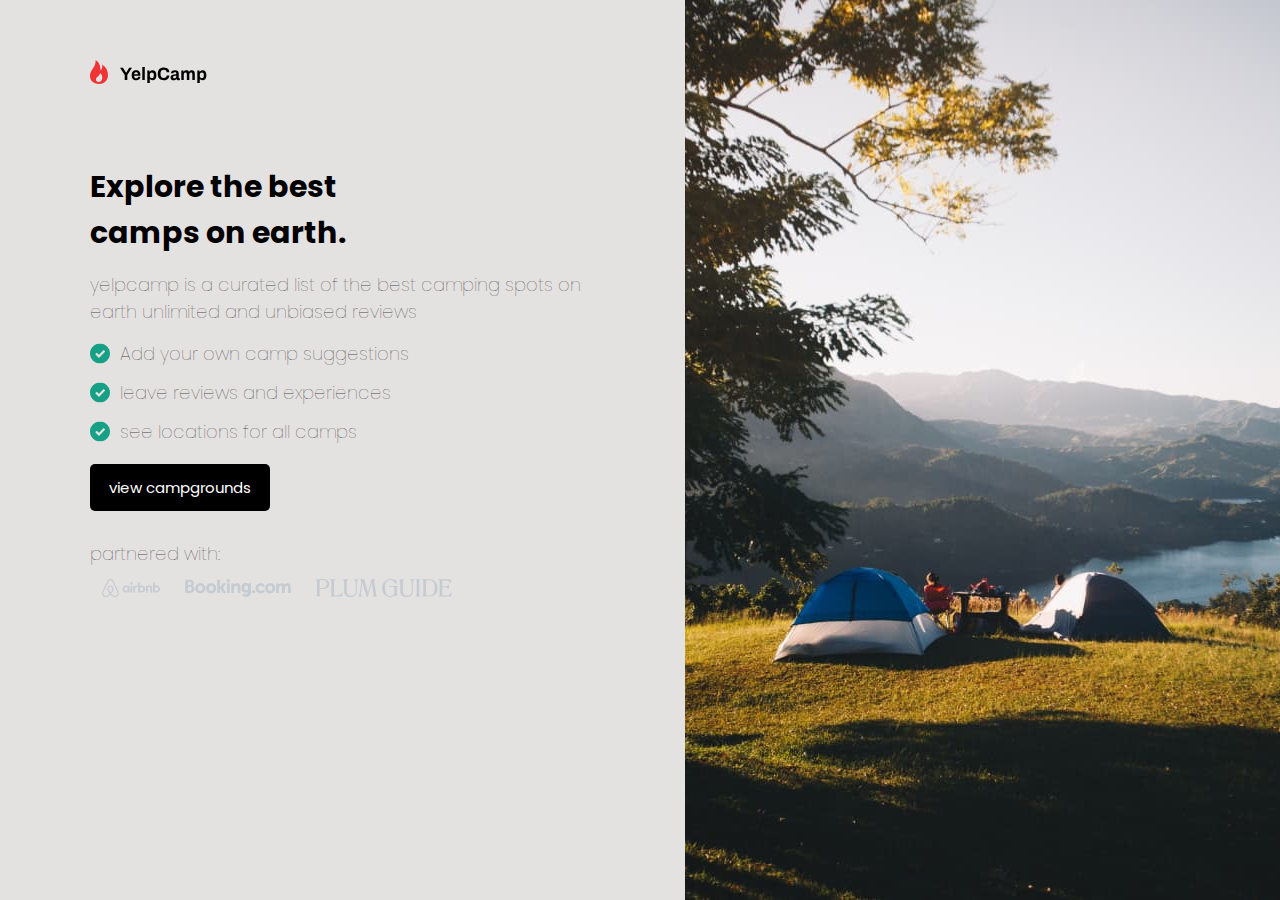
<file: index.html>
<!DOCTYPE html>
<html lang="en">
<head>
    <meta charset="UTF-8">
    <meta http-equiv="X-UA-Compatible" content="IE=edge">
    <meta name="viewport" content="width=device-width, initial-scale=1.0">
    <link rel="stylesheet" href="./index.css">
    
    <title>Landing page</title>
</head>
<body>
    <div class="container">

    
    <div class="container1">

   <div class="logo"> <img src="./Assets/Logo.svg" alt="" class="logo"></div>
    
        <h1>Explore the best <br> camps on earth.</h1>

        <p class="first-p">yelpcamp is a curated list of the best camping spots on <br> earth unlimited and unbiased reviews</p>
        <ul class="first-list">
            <li >
                <img src="./Assets/Checkmark.svg" alt="" class="checbox"> <p> Add your own camp suggestions</p>
            </li>
            <li><img src="./Assets/Checkmark.svg" alt="" class="checbox"> <p> leave reviews and experiences </p></li>
            <li><img src="./Assets/Checkmark.svg" alt="" class="checbox"> <p> see locations for all camps </p></li>
        </ul>
       
    
        <a href="./searchpage.html" class="campground-link"> view campgrounds</a>
    
        <p class="partner">partnered with:</p>
        <ul class="last-list">
            <li><img src="./Assets/Airbnb.svg" alt=""></li>
            <li><img src="./Assets/Booking.svg" alt=""></li>
            <li><img src="./Assets/Plum Guide.svg" alt=""></li>
        </ul>    
    
   
    </div>

    <div class="container2">
    
    </div>
    
</div>
   
</body>
</html>
</file>
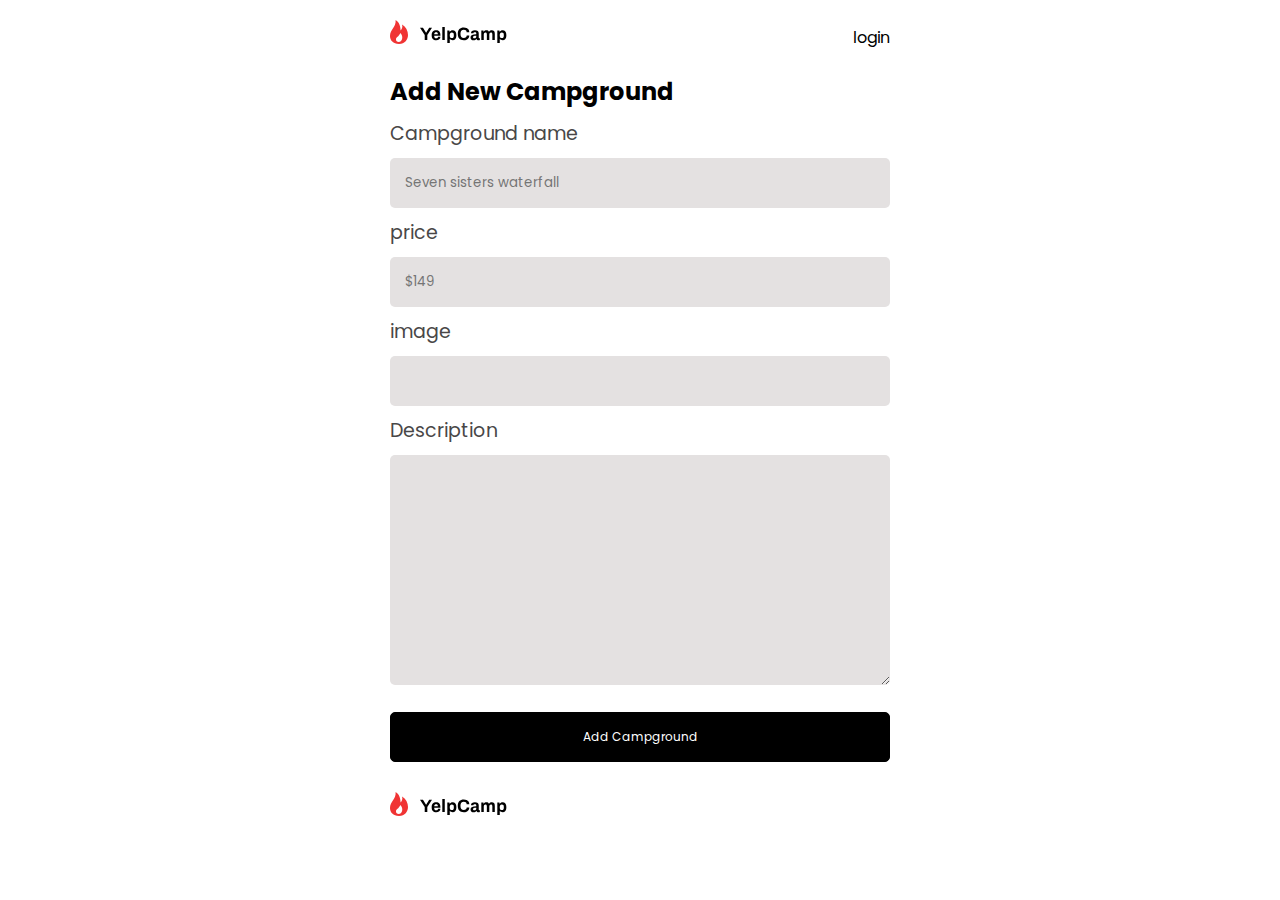
<file: addcampground.html>
<!DOCTYPE html>
<html lang="en">
<head>
    <meta charset="UTF-8">
    <meta http-equiv="X-UA-Compatible" content="IE=edge">
    <meta name="viewport" content="width=device-width, initial-scale=1.0">
    <title>Document</title>
</head>
<link rel="stylesheet" href="./addcampground.css">
<body>
    <div class="container">
        <div class="navbar">

            <div class="logo">
               
                <img src="./Assets/Logo.svg" alt="">
                
               
               </div>
                
            <div class="navbar-link">
                <a href="./signin.html" id="first"> login </a>

            </div>
           
        </div>

    
        <h2>Add New Campground</h2>

            <div class="details">
                <label for="name"> Campground name</label>
                <input type="text" placeholder="Seven sisters waterfall ">
            </div>
           
             <div class="details">
                <label for="price">price</label>
                <input type="number" placeholder="$149">
             </div>
          
             <div class="details">
                <label for="image">image</label>
            <input type="" placeholder="">
             </div>
            
             <div class="details">
                <label for="message">Description</label> 
               <textarea name="message" id="" cols="30" rows="10"></textarea>
            
             </div>
            
        
         <a href=""><button >  Add Campground</button></a> 
    
<div class="footer">
    <img src="./Assets/Logo.svg" alt="">
</div>
</div>
</body>
</html>
</file>
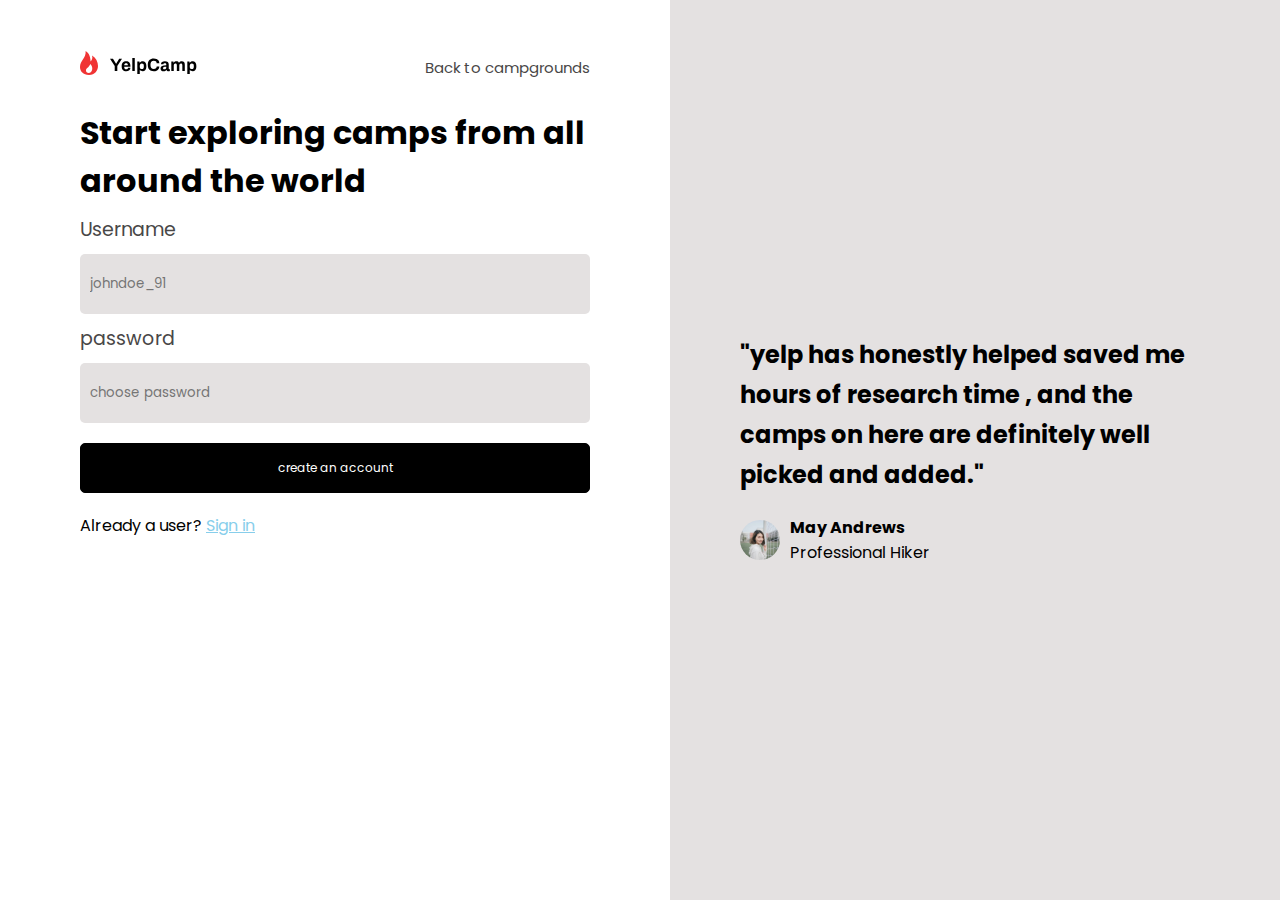
<file: create.html>
<!DOCTYPE html>
<html lang="en">
<head>
    <meta charset="UTF-8">
    <meta http-equiv="X-UA-Compatible" content="IE=edge">
    <meta name="viewport" content="width=device-width, initial-scale=1.0">
    <link rel="stylesheet" href="./create.css">
    <title>Sign in</title>
</head>
<body>
    <div class="container1">
            <div class="listnavabar">
                <img src="./Assets/Logo.svg" alt="">
                <a href="./index.html"> Back to campgrounds</a>
            </div>
           

        <h1>Start exploring camps from all  around the world </h1>
     
        <form action="">
            <label for="name">Username</label>
            <input type="name" placeholder="johndoe_91">
            <label for="password"> password</label>
            <input type="password" placeholder="choose password">
    
        </form>
    
       <button><a href="" class="lastlink"> create an account</a></button> 
    
        <p class="footer">Already a user? <a href="./signin.html"> Sign in </a> </p>
    
    </div>
    
 <div class="container2">
    <h2>"yelp has honestly helped saved me hours of research time , and the camps on here are definitely well picked and added."</h2>
    <div class="flex">
        <img src="./Assets/User Testimonial.svg " alt="" style="width: 40px; display: inline;">
        <p><span>May Andrews</span> <br> Professional Hiker</p>
    </div>
    
 </div>
</body>
</html>
</file>
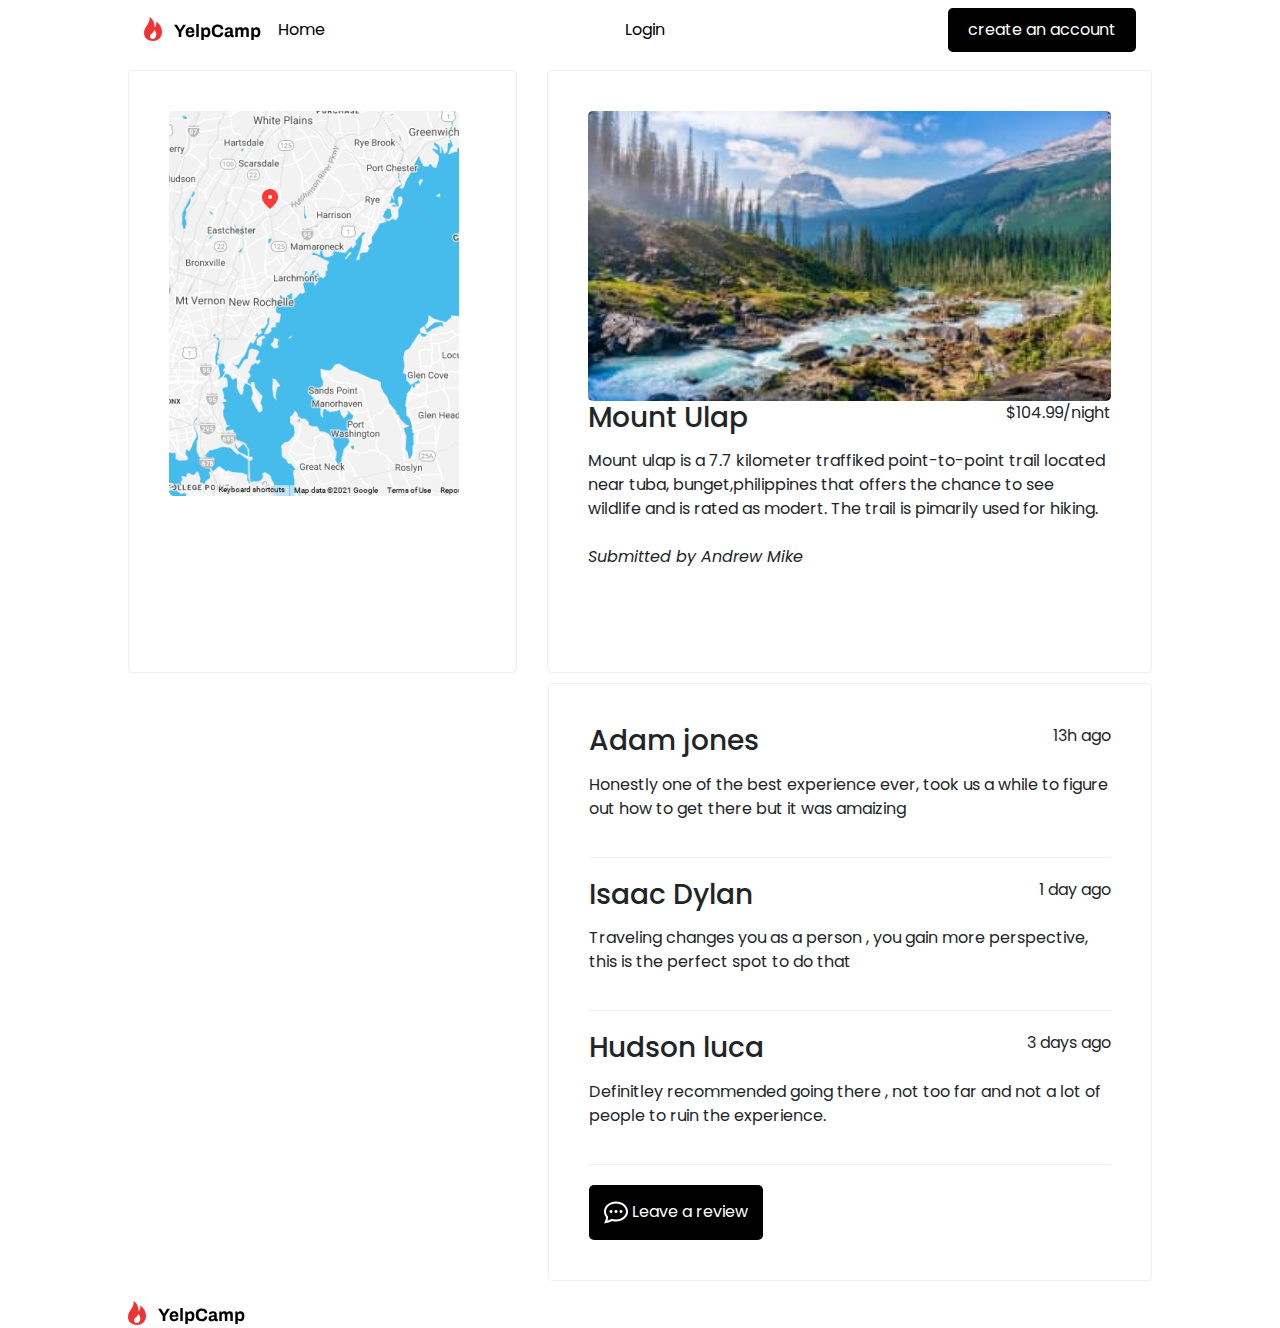
<file: individual.html>
<!DOCTYPE html>
<html lang="en">
<head>
    <meta charset="UTF-8">
    <meta http-equiv="X-UA-Compatible" content="IE=edge">
    <meta name="viewport" content="width=device-width, initial-scale=1.0">
    <link rel="stylesheet" href="https://stackpath.bootstrapcdn.com/bootstrap/4.3.1/css/bootstrap.min.css" integrity="sha384-ggOyR0iXCbMQv3Xipma34MD+dH/1fQ784/j6cY/iJTQUOhcWr7x9JvoRxT2MZw1T" crossorigin="anonymous">
    
    <link rel="stylesheet" href="./individual.css">
    <title>Document</title>
</head>

<body>
    <nav class="navbar navbar-expand-lg navbar-light " id="expand">
        <img src="./Assets/Logo.svg" alt="">
        <button class="navbar-toggler " type="button" data-toggle="collapse" data-target="#navbarSupportedContent" aria-controls="navbarSupportedContent" aria-expanded="false" aria-label="Toggle navigation">
          <span class="navbar-toggler-icon"></span>
        </button>
      
        <div class="collapse navbar-collapse" id="navbarSupportedContent">
          
            <a class="nav-link" href="./index.html">Home</a>
            <a class="nav-link" href="./signin.html">Login</a>
            <a href="./create.html"><button class="nav-link"> create an account</button></a>
        </div>
    </nav>
<div class="container1">
    <div class="box1">
      <img src="./Assets/Map.png" alt="">
     
    </div>
    <div class="box2">
    <img src="./Mount Ulap.jpg" alt="">
    <div class="heading">
        <h3>Mount Ulap </h3>
        <p>$104.99/night</p>
    </div>
    <p>
        Mount ulap is a 7.7 kilometer traffiked point-to-point trail located near tuba, bunget,philippines that offers the chance to see wildlife and is rated as modert. The trail is pimarily used for hiking. <br>
        <br>
        <i>Submitted by Andrew Mike</i> 
    </p>
   </div>
</div>
<div class="container2">
<div class="box4">

</div>
<div class="box3">
 <div class="final">
    <div class="heading">
     <h3>Adam jones</h3>
     <p>13h ago</p>
    </div>
    <p>Honestly one of the best experience ever, took us a while to figure out how to get there but it was amaizing</p>    
</div>
 <div class="final">
    <div class="heading">
     <h3>Isaac Dylan</h3>
     <p>1 day ago</p>
    </div>
    <p>Traveling changes you as a person , you gain more perspective, this is the perfect spot to do that</p>
    </div>
 <div class="final">
    <div class="heading">
     <h3>Hudson luca</h3>
     <p>3 days ago</p>
    </div>
    <p>Definitley recommended going there , not too far and not a lot of people to ruin the experience.</p>
    </div>

    <a href="./create.html"><button class="review"> <img src="./Assets/Chat Bubble.svg" alt=""> Leave a review</button></a>

</div>

</div>

<div class="footer">
    <img src="./Assets/Logo.svg" alt="">
</div>
<script src="https://code.jquery.com/jquery-3.3.1.slim.min.js" integrity="sha384-q8i/X+965DzO0rT7abK41JStQIAqVgRVzpbzo5smXKp4YfRvH+8abtTE1Pi6jizo" crossorigin="anonymous"></script>
<script src="https://cdnjs.cloudflare.com/ajax/libs/popper.js/1.14.7/umd/popper.min.js" integrity="sha384-UO2eT0CpHqdSJQ6hJty5KVphtPhzWj9WO1clHTMGa3JDZwrnQq4sF86dIHNDz0W1" crossorigin="anonymous"></script>
<script src="https://stackpath.bootstrapcdn.com/bootstrap/4.3.1/js/bootstrap.min.js" integrity="sha384-JjSmVgyd0p3pXB1rRibZUAYoIIy6OrQ6VrjIEaFf/nJGzIxFDsf4x0xIM+B07jRM" crossorigin="anonymous"></script>

</body>
</html>
</file>
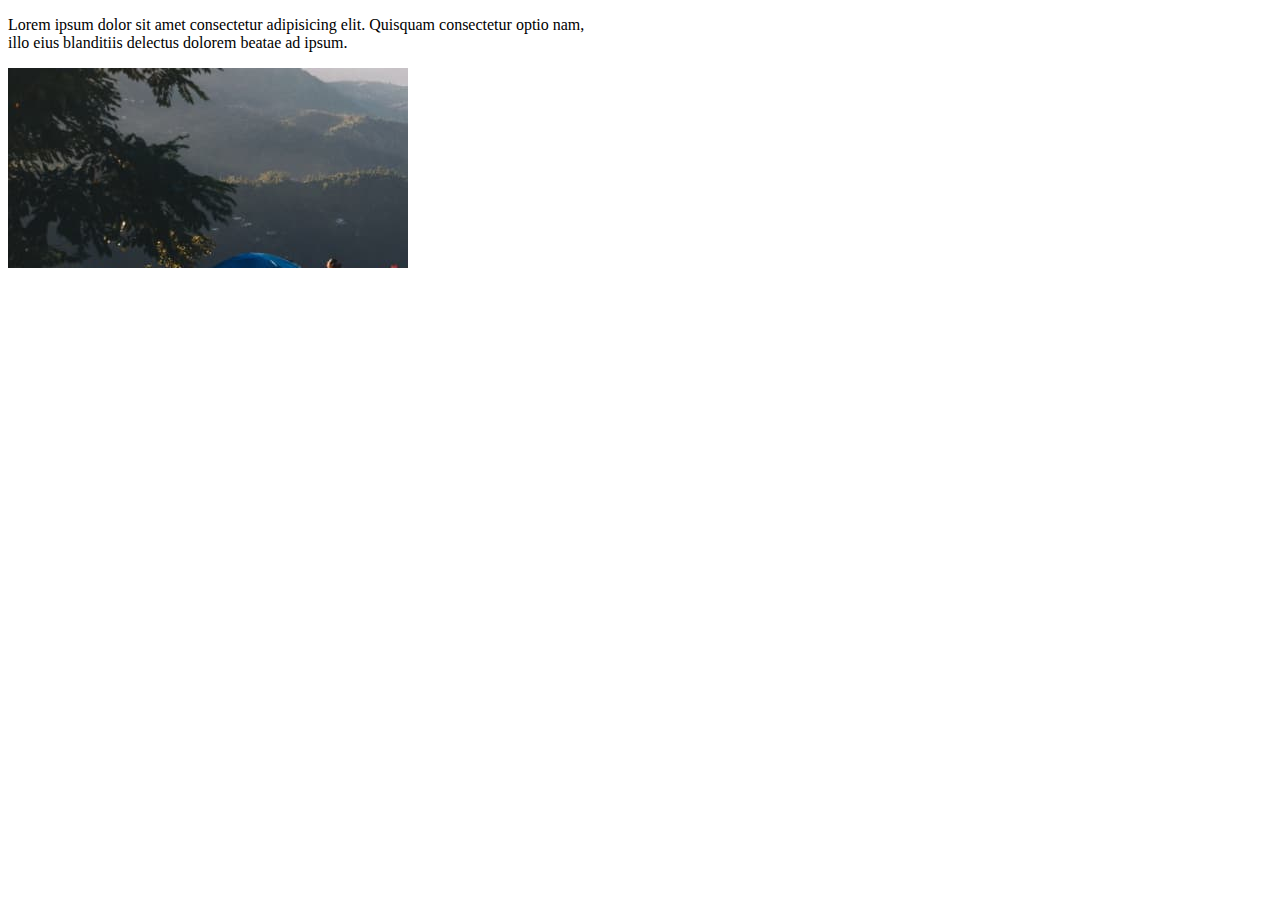
<file: samuel.html>
<!DOCTYPE html>
<html lang="en">
<head>
    <meta charset="UTF-8">
    <meta http-equiv="X-UA-Compatible" content="IE=edge">
    <meta name="viewport" content="width=device-width, initial-scale=1.0">
    <title>Document</title>
</head>
<style>
    .container{
        
    }
    .firsttdiv{
        flex: 1;
    }
    .seconddiv{
        background: url('./Assets/hero.jpg') no-repeat center center/cover;
        flex:1; 
       height: 500px;
       width: 500px;

      
    }
  @media(min-width: 400px){
   
   
    .firsttdiv{
      
    }
    .seconddiv{
      
      background: url('./Assets/Hero\ Image\ \(Tablet\ and\ Mobile\).jpg') ; 
      width: 400px;
      height: 200px;
    }
}
</style>
<body>
    <div class="container">
        <div class="firsttdiv">
            <p>Lorem ipsum dolor sit amet consectetur adipisicing elit. 
             Quisquam consectetur optio nam,
            <br> illo eius blanditiis delectus dolorem beatae ad ipsum.
        </p>
        </div>
        <div class="seconddiv">
        
        </div>
    </div>
</body>
</html>
</file>
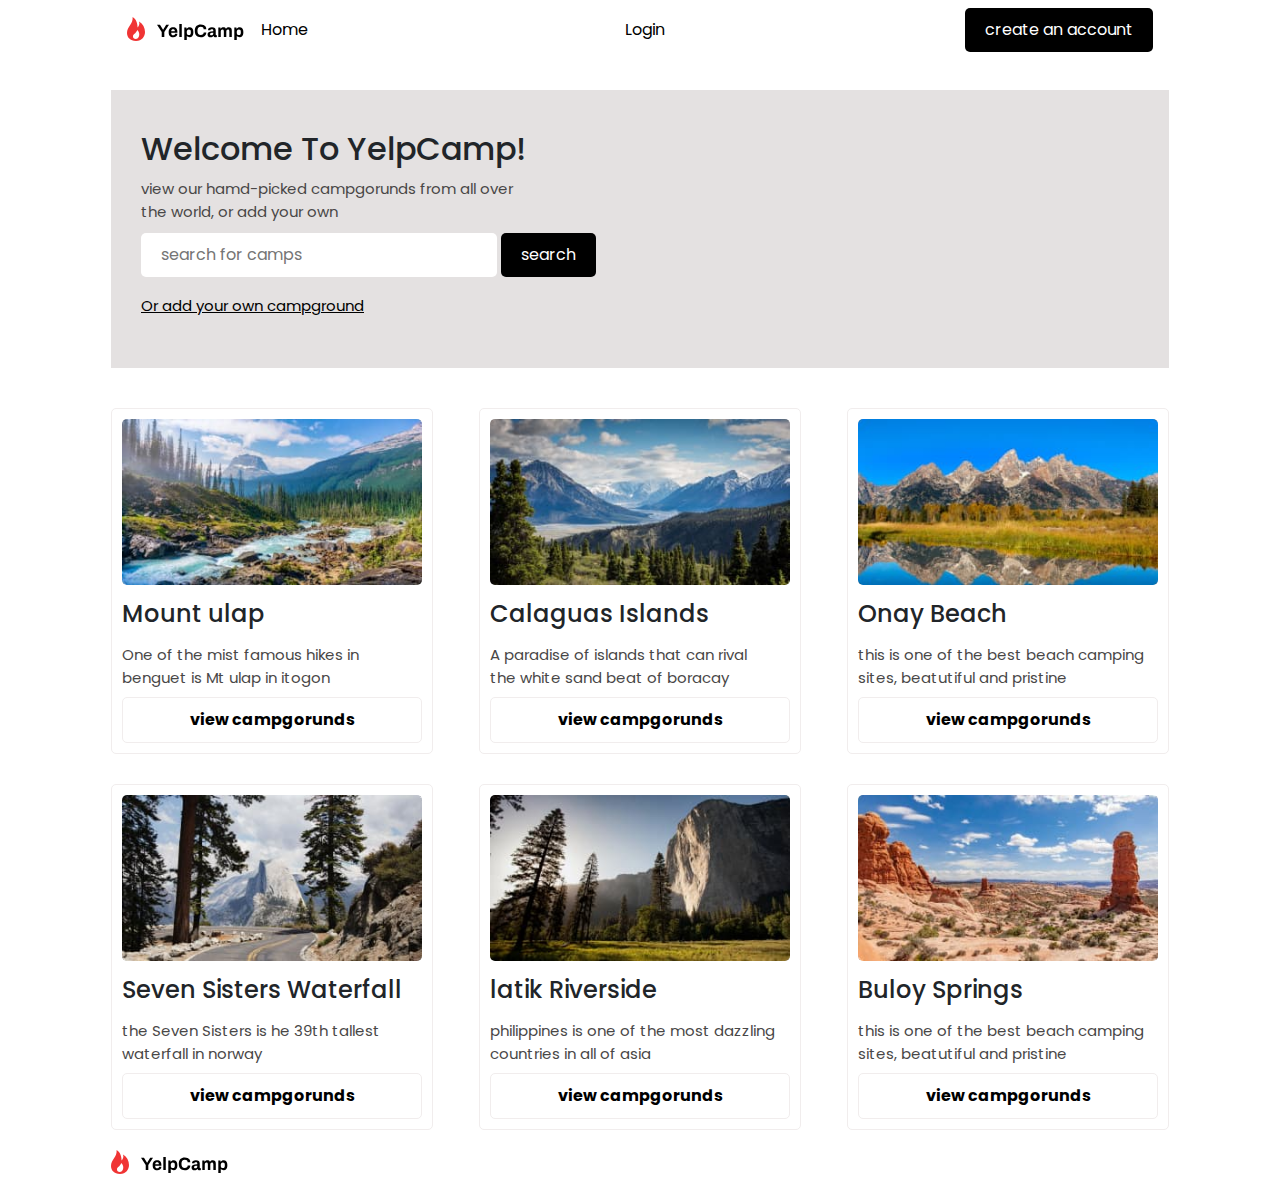
<file: searchpage.html>
<!DOCTYPE html>
<html lang="en">
<head>
    <meta charset="UTF-8">
    <meta http-equiv="X-UA-Compatible" content="IE=edge">
    <meta name="viewport" content="width=device-width, initial-scale=1.0">
    <link rel="stylesheet" href="https://stackpath.bootstrapcdn.com/bootstrap/4.3.1/css/bootstrap.min.css" integrity="sha384-ggOyR0iXCbMQv3Xipma34MD+dH/1fQ784/j6cY/iJTQUOhcWr7x9JvoRxT2MZw1T" crossorigin="anonymous">
    <title>search page</title>
    <link rel="stylesheet" href="./searchpage.css">
   
</head>

<body>
    <div class="container">
        

        
        <nav class="navbar navbar-expand-lg navbar-light " id="expand">
            <img src="./Assets/Logo.svg" alt="">
            <button class="navbar-toggler " type="button" data-toggle="collapse" data-target="#navbarSupportedContent" aria-controls="navbarSupportedContent" aria-expanded="false" aria-label="Toggle navigation">
              <span class="navbar-toggler-icon"></span>
            </button>
          
            <div class="collapse navbar-collapse" id="navbarSupportedContent">
              
                <a class="nav-link" href="./landingpage.html">Home</a>
                <a class="nav-link" href="./signin.html">Login</a>
                <a href="./create.html"><button class="nav-link"> create an account</button></a>
        </div>
          </nav>
    
    <div class="showcase">
        <h2>Welcome To YelpCamp!</h2>
        <p>view our hamd-picked campgorunds from all over <br> the world, or add your own</p>
        <label for="">
           
            <input type="text"   placeholder= "search for camps"  >
            <button><a href="">search</a></button> 
        </label>
       <p><a href="./addcampground.html"  class="bottom-link">Or add your own campground</a></p> 
      
    </div>
    

 
    <div class="boxes1">
        <div class="boxes">
            <img src="./Mount Ulap.jpg" alt="">
            <h4>Mount ulap</h4>
            <p>One of the mist famous hikes in <br> benguet is Mt ulap in itogon</p>    
             <button><a href="./individual.html"> view campgorunds</a></button>
        </div>
     
        <div class="boxes" id="middle">
             <img src="./Calaguas Island.jpg" alt="">
             <h4>Calaguas Islands</h4>
             <p>A paradise of islands that can rival <br> the white sand beat of boracay </p>
             <button><a href=""> view campgorunds</a></button>
        </div>

        <div class="boxes" id="third">
                <img src="./Onay Beach.jpg" alt="">
                <h4>Onay Beach</h4>
                <p>this is one of the best beach camping <br> sites, beatutiful and pristine</p>
                <button><a href=""> view campgorunds</a></button>
        </div>
    </div>
           
    <div class="boxes2">
        <div class="boxes">
                <img src="./Seven Sisters Waterfall.jpg" alt="">
                <h4>Seven Sisters Waterfall</h4>
                <p>the Seven Sisters is he 39th tallest <br> waterfall in norway</p>
                <button><a href=""> view campgorunds</a></button>
        </div>
        
        <div class="boxes" id="middle">
                <img src="./Latik Riverside.jpg" alt="">
                <h4> latik Riverside</h4>
                <p>philippines is one of the most dazzling <br> countries in all of asia </p>
                 <button><a href=""> view campgorunds</a></button>
        </div>
        
        <div class="boxes">
                <img src="./Buloy Springs.jpg" alt="">
                <h4>Buloy Springs</h4>
                <p>this is one of the best beach camping <br> sites,  beatutiful and pristine </p>
        
                <button><a href=""> view campgorunds</a></button>
        </div>
    </div>
  

   <div class="footer">
       <img src="./Assets/Logo.svg" alt="">
   </div>

</div>

     
<script src="https://code.jquery.com/jquery-3.3.1.slim.min.js" integrity="sha384-q8i/X+965DzO0rT7abK41JStQIAqVgRVzpbzo5smXKp4YfRvH+8abtTE1Pi6jizo" crossorigin="anonymous"></script>
<script src="https://cdnjs.cloudflare.com/ajax/libs/popper.js/1.14.7/umd/popper.min.js" integrity="sha384-UO2eT0CpHqdSJQ6hJty5KVphtPhzWj9WO1clHTMGa3JDZwrnQq4sF86dIHNDz0W1" crossorigin="anonymous"></script>
<script src="https://stackpath.bootstrapcdn.com/bootstrap/4.3.1/js/bootstrap.min.js" integrity="sha384-JjSmVgyd0p3pXB1rRibZUAYoIIy6OrQ6VrjIEaFf/nJGzIxFDsf4x0xIM+B07jRM" crossorigin="anonymous"></script>
</body>
</html>
</file>
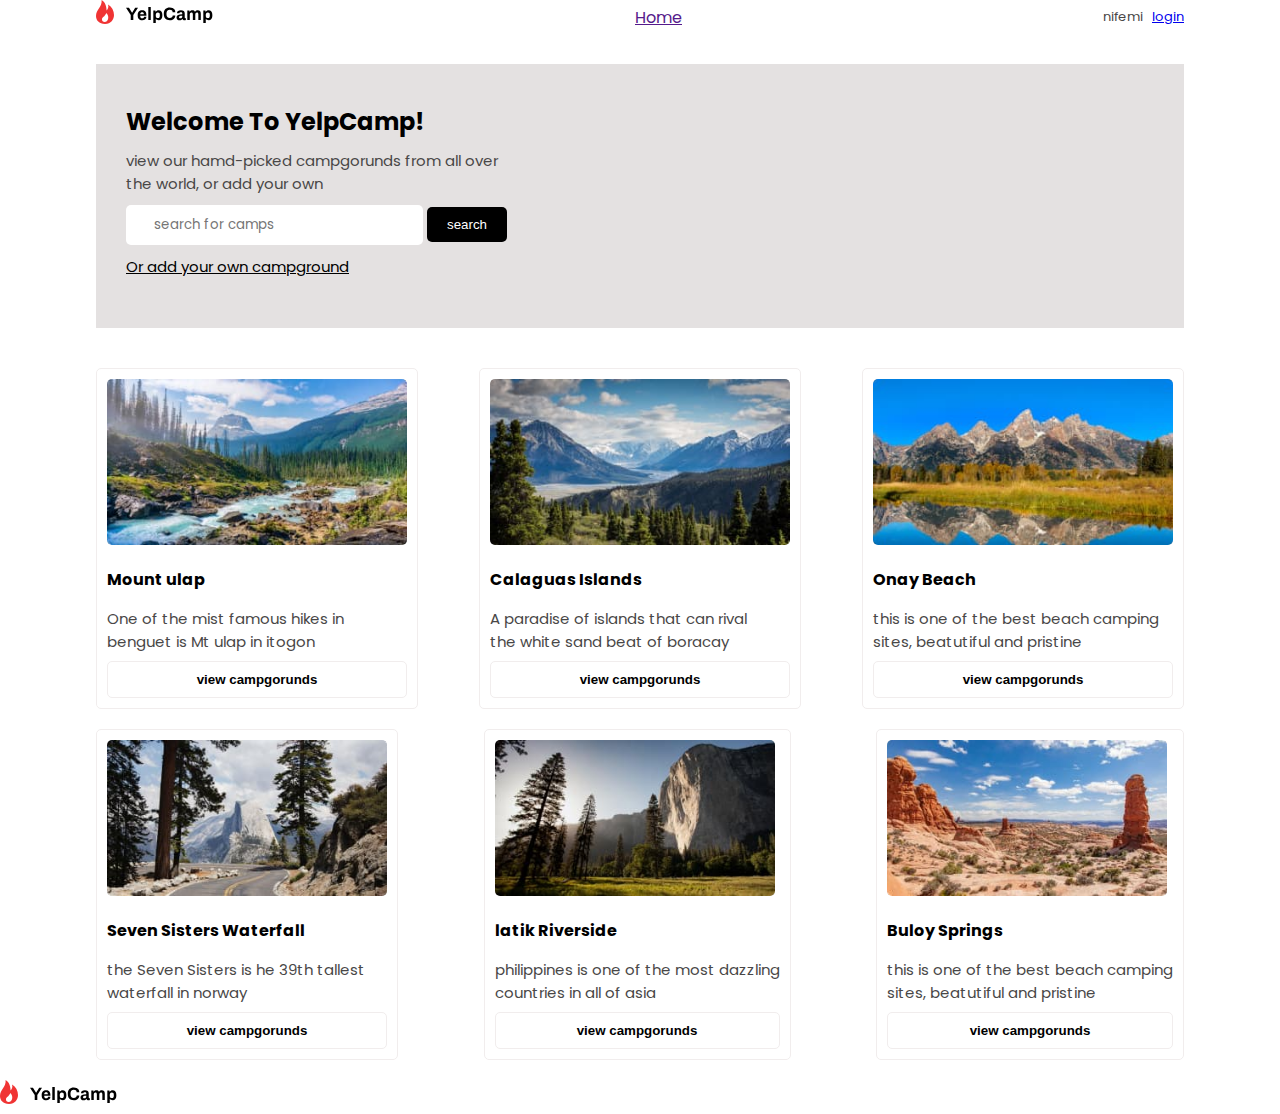
<file: searchpage2.html>
<!DOCTYPE html>
<html lang="en">
<head>
    <meta charset="UTF-8">
    <meta http-equiv="X-UA-Compatible" content="IE=edge">
    <meta name="viewport" content="width=device-width, initial-scale=1.0">
    <link rel="stylesheet" href="./searchpage.css">
    <title>search page</title>
</head>
<body>
    <div class="container">
        <div class="navbar">
            <div class="logo">
               
                <img src="./Assets/Logo.svg" alt="">
               </div>
               <div class="home-link">
                <a href="">Home</a>
               </div>
            <div class="navbar-link">
                <p> nifemi   &nbsp;  <a href="./signin.html" class="link2"> login </a> </p>
               
            </div>
           
        </div>
    </div>
    
    <div class="container">
        
    <div class="showcase">
        <h2>Welcome To YelpCamp!</h2>
        <p>view our hamd-picked campgorunds from all over <br> the world, or add your own</p>
        <label for="">
            <input type="text"   placeholder="  search for camps ">
            <button><a href="">search</a></button> 
        </label>
       <p><a href="./addcampground.html"  class="bottom-link">Or add your own campground</a></p> 
      
    </div>
    </div>

  <div class="container">
    <div class="boxes1">
        <div class="boxes">
            <img src="./Mount Ulap.jpg" alt="">
            <h4>Mount ulap</h4>
            <p>One of the mist famous hikes in <br> benguet is Mt ulap in itogon</p>    
             <button><a href="./landingpage.html"> view campgorunds</a></button>
         </div>
     
            <div class="boxes" id="middle">
             <img src="./Calaguas Island.jpg" alt="">
             <h4>Calaguas Islands</h4>
             <p>A paradise of islands that can rival <br> the white sand beat of boracay </p>
             <button><a href=""> view campgorunds</a></button>
            </div>
              <div class="boxes" id="third">
                <img src="./Onay Beach.jpg" alt="">
                <h4>Onay Beach</h4>
                <p>this is one of the best beach camping <br> sites, beatutiful and pristine</p>
                <button><a href=""> view campgorunds</a></button>
              </div>
              </div>
           
           <div class="boxes2">
            <div class="boxes-2">
                <img src="./Seven Sisters Waterfall.jpg" alt="">
                <h4>Seven Sisters Waterfall</h4>
                <p>the Seven Sisters is he 39th tallest <br> waterfall in norway</p>
                <button><a href=""> view campgorunds</a></button>
               </div>
        
               <div class="boxes-2" id="middle2">
                <img src="./Latik Riverside.jpg" alt="">
                <h4> latik Riverside</h4>
                <p>philippines is one of the most dazzling <br> countries in all of asia </p>
                 <button><a href=""> view campgorunds</a></button>
                </div>
        
               <div class="boxes-2">
                <img src="./Buloy Springs.jpg" alt="">
                <h4>Buloy Springs</h4>
                <p>this is one of the best beach camping <br> sites,  beatutiful and pristine </p>
        
                <button><a href=""> view campgorunds</a></button>
               </div>
          </div>
  </div>

    <div class="footer">
        <img src="./Assets/Logo.svg" alt="">
     </div>

 
 
</body>
</html>
</file>
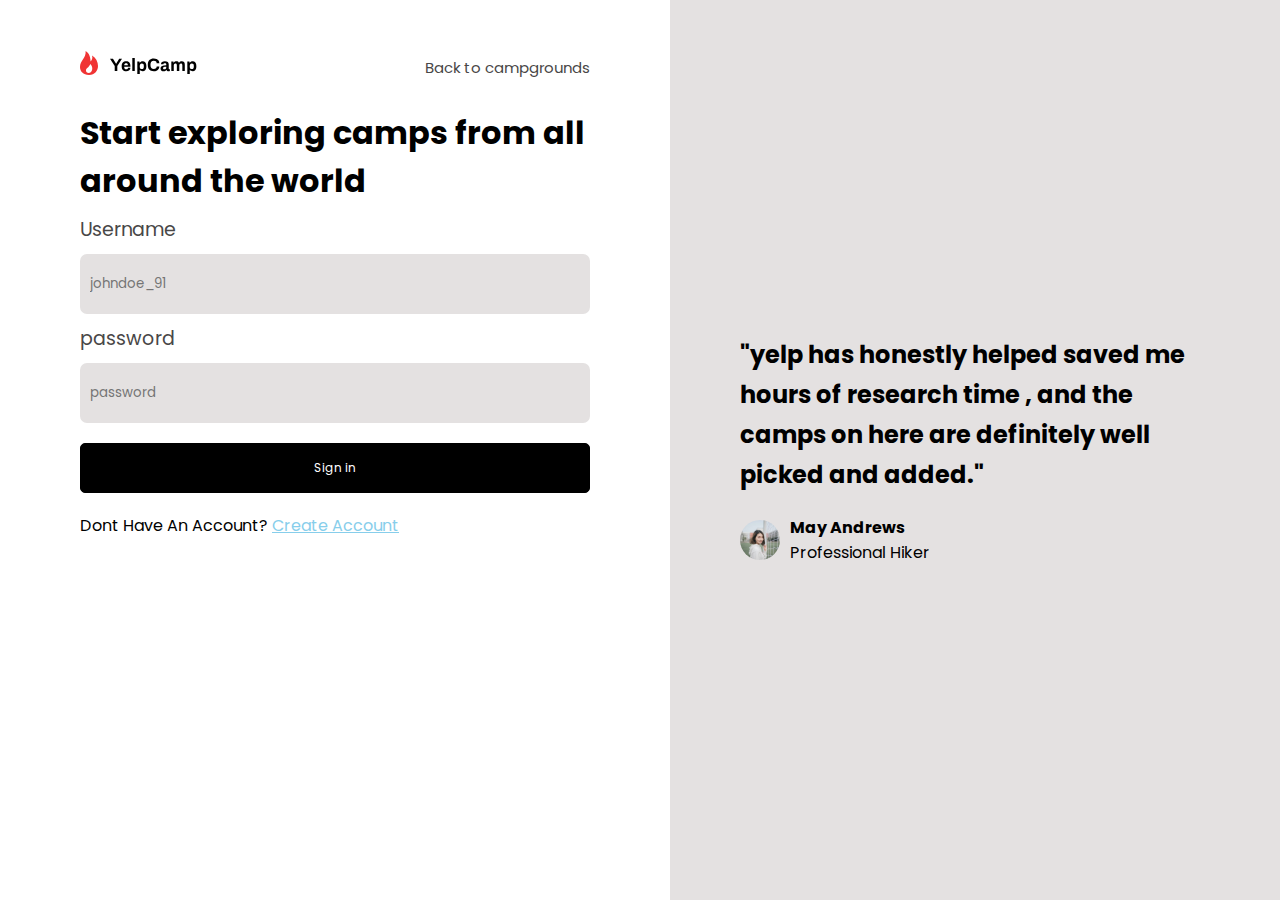
<file: signin.html>
<!DOCTYPE html>
<html lang="en">
<head>
    <meta charset="UTF-8">
    <meta http-equiv="X-UA-Compatible" content="IE=edge">
    <meta name="viewport" content="width=device-width, initial-scale=1.0">
    <link rel="stylesheet" href="./signin.css">
    <title>Sign in</title>
</head>
<body>
    <div class="container1">
            <div class="listnavabar">
                <img src="./Assets/Logo.svg" alt="">
                <a href="./index.html"> Back to campgrounds</a>
            </div>
           

        <h1>Start exploring camps from all  around the world </h1>
     
        <form action="">
            <label for="name">Username</label>
            <input type="name" placeholder="johndoe_91">
            <label for="password"> password</label>
            <input type="password" placeholder="password">
    
        </form>
    
       <button><a href="" class="lastlink"> Sign in</a></button> 
    
        <p class="footer">Dont Have An Account? <a href="./create.html"> Create Account </a> </p>
    
    </div>
    
 <div class="container2">
    <h2>"yelp has honestly helped saved me hours of research time , and the camps on here are definitely well picked and added."</h2>
    <div class="flex">
        <img src="./Assets/User Testimonial.svg " alt="" style="width: 40px; display: inline;">
        <p><span>May Andrews</span> <br> Professional Hiker</p>
    </div>
    
 </div>
</body>
</html>
</file>
<file: index.css>
@import url('https://fonts.googleapis.com/css2?family=Poppins:wght@300;500&family=Roboto:ital,wght@0,100;1,300&family=Zen+Kaku+Gothic+Antique&display=swap');


*{
    margin: 0;
    padding: 0;
    box-sizing: border-box;
}
body{
    font-family: Poppins, sans-serif;
   
  
}
.container{
     display: flex;
    flex-wrap: wrap;
}

.container1{
    flex: 1;
    background-color: rgb(228, 225, 225);
    padding-left: 90px;  
}
.logo{
    margin-top: 30px;

}
h1{
    font-size: 30px;
    margin-top: 70px;
    width: 100%;
}
p{
    font-size: 18px;
    font-weight: lighter;
    color: rgb(73, 71, 71);
    width: 100%;
}
.first-p{
   
    margin: 15px 0;
}
.checbox{
    width: 20px;
}
.first-list {
   margin-bottom: 30px;
   list-style: none;
}
.first-list li{
    display: flex;
    margin: 12px 0;
}
.first-list li p{
    
    margin-left: 10px;
}
.campground-link{
    border: none;
    color: white;
    text-decoration: none;
    background-color: black;
    
    padding: 0.8rem 1.2rem;
    font-size: 15px;
    border-radius: 5px;
}
.partner{
    margin-top: 40px;
}
.last-list{
    display: flex;
    list-style: none;
}
.container2{
    background: url('./Assets/hero.jpg') no-repeat center center/cover;
    flex: 1;
    height: 100vh;
}

@media screen and (max-width: 1100px  ){
    body{
        width: 100%;
    }
    .container{
        width: 100%;
        display: flex;
        flex-wrap: wrap;
        position: relative;
        
    }
    .container1{
        height: 50vh;
        position: absolute;
        padding: 0;
        top: 100%;
        width: 90%;
        
        background-color:  white;
        padding-top: 0px;
        
        
    }
    h1{
        margin-left: 20px;
    }
    .container1 p{
        font-size: 16px;
        margin-left: 20px;
        
    }
    .container1 .checbox{
        margin-left: 20px;
    }
    .campground-link{
        margin-left: 20px;
    }
    .logo img{
        margin-bottom: 10px;
        position: absolute;
        bottom: 200%;
        

    }
    .container2{
      
        margin-top: 50px;
        height: 50vh;
        background: url('./Assets/Hero\ Image\ \(Tablet\ and\ Mobile\).jpg') no-repeat center center/cover ;
        
        width: 100%;
}

}
</file>
<file: addcampground.css>
@import url('https://fonts.googleapis.com/css2?family=Poppins:wght@300;500&family=Roboto:ital,wght@0,100;1,300&family=Zen+Kaku+Gothic+Antique&display=swap');


*{
    margin: 0;
    padding: 0;
    box-sizing: border-box;
}

.container{
    margin: auto;
    max-width: 500px;
    overflow: auto;
 

}
@media (max-width: 500px){
    .container{
        width: 100%;
        margin: 10px;
        align-items: center;
       
        
    }
    

    
}

body{
    font-family: Poppins, sans-serif;
    position: relative;
  
}

.navbar{
    width: 100%;
    overflow:auto;
    margin: auto;
    display: flex;
    align-items: center;
    justify-content: space-between;
    margin: 20px 0;
}
.navbar p{
    color: rgb(73, 71, 71);
    font-size: 13px;
}
.logo img{
    margin-right: 5px;
}



.navbar-link a{
    text-decoration: none;
    color: black;
  
}


.navbar-link button{
    background-color: black;
    padding: 10px 20px;
    border: none;
    border-radius: 5px;
    color: white;
    text-decoration: none;
}

#first{
    margin-top: 6px;
}
@media (max-width: 500px){
    .navbar{
       width: 90%;
        
    }
    

    
}


.container2{
    max-width: 350px;
    margin: 2rem auto;
    
}
.container2 h2{
 width: 100%;
}
label{
    display: block;
    color: rgb(73, 71, 71);
    font-size: 19px;
    margin: 10px 0;
}
input{
    width: 100%;
    background-color: rgb(228, 225, 225);
    border: none;
    padding: 15px;
    border-radius: 5px;
    outline: none;
    font-family: Poppins, sans-serif;
    color: rgb(73, 71, 71)
}
textarea{
    width: 100%;
    background-color: rgb(228, 225, 225);
    border: none;
    border-radius: 5px;
    outline: none;
    font-family: Poppins, sans-serif;
    color: rgb(73, 71, 71);
    padding: 15px;
    
}
button{
    font-family: Poppins, sans-serif;
    background-color: black;
    border: 1px solid black;
    padding: 0.6rem 1rem;
    font-size: 12px;
    border-radius: 5px;
    width: 100%;
    text-align: center;
    width: 100%;
    padding: 15px;
    margin-top: 20px;
    color: white;
   
}
#only{
    height: 200px;
    padding: 20px;
}
button a{
    color: white;
    text-decoration: none;
    
}
.footer{
    width: 100%;
    overflow:auto;
    margin: auto;
    display: flex;
    align-items: center;
    justify-content: space-between;
    position: absolute;
   
    margin-top: 30px;
    
    
}
</file>
<file: create.css>
@import url('https://fonts.googleapis.com/css2?family=Poppins:wght@300;500&family=Roboto:ital,wght@0,100;1,300&family=Zen+Kaku+Gothic+Antique&display=swap');


*{
    margin:0;
    padding: 0;
    box-sizing: border-box;

}
body{
    font-family: Poppins, sans-serif;
    display: flex;
    flex-wrap: wrap;
    position: relative;
  
}
.container1{
    flex: 2;
    
    max-width: 670px;
    padding: 30px 80px;
    

}
.container2{
    flex: 1;
}
.listnavabar{
    display: flex;
    margin-top: 20px;
    justify-content: space-between;
    
}
.listnavabar a{
   
    margin-top: 6px;
    text-decoration: none;
    color:rgb(73, 71, 71);
    font-size: 15px;
}

   h1{
    margin-top: 30px;
    width: 100%;
   Font-weight: bolder;

}


label{
    display: block;
    color: rgb(73, 71, 71);
    font-size: 19px;
    margin: 10px 0;
    
}
input{
    width: 100%;
    background-color: rgb(228, 225, 225);
    border: none;
    padding: 20px 10px;
    border-radius: 5px;
    outline: none;
    font-family: Poppins, sans-serif;
    color: rgb(73, 71, 71)
}
button{
    font-family: Poppins, sans-serif;
    background-color: black;
    border: 1px solid black;
    padding: 0.6rem 1rem;
    font-size: 12px;
    border-radius: 5px;
    width: 100%;
    text-align: center;
    width: 100%;
    padding: 15px;
    margin-top: 20px;
   
}
button a{
    color: white;
    text-decoration: none;
    
}
.footer{
    margin-top: 20px;
}
.footer p{
    font-size: 15px;
}
.footer a{
    color: skyblue;
}
.container2{
    background-color: rgb(228, 225, 225);
    height: 100vh;
    display: flex;
    flex-direction: column;
    justify-content: center;
    padding-left: 70px ;
    padding-right: 70px;
}
.container2 h2{
    line-height: 2.5rem;
}
.flex{
    margin-top: 20px;
    display: flex;


}
.flex img{
    margin-right: 10px;
}
span{
    font-weight: bolder;
}
@media (max-width: 1000px){
  
    body{
        display: flex;
        flex-direction: column;
        align-items: center;
        width: 100%;
        margin: auto;
    }

    .container1{
        flex: 1;
       
        width: 100%;
        padding: 10px 5px;
        
    
    }
    .container2{
        flex: 1;
        padding: 60px 20px;
        width: 100%;
    }
}
</file>
<file: individual.css>
@import url('https://fonts.googleapis.com/css2?family=Poppins:wght@300;500&family=Roboto:ital,wght@0,100;1,300&family=Zen+Kaku+Gothic+Antique&display=swap');



*{
    box-sizing: border-box;
    margin: 0;
    padding: 0;
}

body{
    font-family: Poppins, sans-serif;
    width: 80%;
    margin: auto;
    position: relative;
}

nav{
    background-color: none;
    
}

#expand{
    display: flex;
    
}


#navbarSupportedContent{
    justify-content: space-between;
    
}
#navbarSupportedContent a{
    text-decoration: none;
    color: black;
}
#navbarSupportedContent button{
    background-color: black;
    padding: 10px 20px;
    border: none;
    border-radius: 5px;
    color: white;
    text-decoration: none;
  

}


.container1{
    display: flex;
    flex-wrap: wrap;

}
.box1{
    flex: 1;
    height: 67vh;
    margin-top: 10px;
    border: 1px solid rgb(241, 237, 237);
    border-radius: 5px;
    padding: 40px;
    width: 100%;
}

.box2{
    flex: 1.7;
    border: 1px solid rgb(241, 237, 237);
    padding: 40px;
    width: 100%;
    border-radius: 5px;
    margin-top: 10px;
    margin-left: 30px;
   
}
.box2 img{
    border-radius: 5px;
    width: 100%;
    image-resolution: 1080p;
    
}
.heading{
    display: flex;
    justify-content: space-between;
}
.container2{
    display: flex;
    
}
.box3{
    border: 1px solid rgb(241, 237, 237);
    padding: 40px;
    width: 100%;
    border-radius: 5px;
    margin-top: 10px;
    width: 59%;
    margin-left: auto;
    margin-right: 0;
}
.final{
    margin-bottom: 20px;
    border-bottom:  1px solid rgb(241, 237, 237);;
    padding-bottom: 20px
}
h3{
    margin-bottom: 15px;
}
.footer{
    
    margin-top:  20px; 
     
     
 }




.review{
    background-color: black;
    color: white;
    padding: 15px;
    border-radius: 5px;
    border: none;
}




.footer{
    
    margin-top:  20px; 
     
     
 }

 @media (max-width: 1050px){

    body{
        width: 90%;
    }
    .container1{
        display: flex;
        flex-direction: column;
    
    }
    .box1{
        flex: 1;
        margin-left: 0;
        border: 0;
      
    }
    .box1 img{
        margin-top: 10px;
        border: 1px solid rgb(241, 237, 237);
        border-radius: 5px;
        padding: 40px;
        position: absolute;
        top: 100%;
        width: 100%;
        right: 0;
        
    }
    .box2{
        flex: 1;
        border: 1px solid rgb(241, 237, 237);
        padding: 40px;
        width: 100%;
        border-radius: 5px;
        margin-top: 10px;
        margin-left: 0px;
       
    }
    .box2 img{
        border-radius: 5px;
        width: 100%;
        
        
    }
    .container2{
        display: flex;
       
    }
    .box4{
        flex: -1;
    
    }
    .box3{
        flex: 2;
        border: 1px solid rgb(241, 237, 237);
        padding: 40px;
        width: 100%;
        border-radius: 5px;
        margin-top: 10px;
        margin-left: 0;
        width: 100%;
       
        
       
       
    }
    .footer{
    
        margin-top:  20px; 
        position: absolute;
        top: 130%;
         
     }
 }
</file>
<file: searchpage.css>
@import url('https://fonts.googleapis.com/css2?family=Poppins:wght@300;500&family=Roboto:ital,wght@0,100;1,300&family=Zen+Kaku+Gothic+Antique&display=swap');

*{
    margin: 0;
    padding: 0;
    box-sizing: border-box;
    scroll-behavior: smooth;

}

body{
    font-family: Poppins,sans-serif;
   
    position: relative;
   
    
}
.container{
    width: 85%;
    overflow:auto;
    margin: auto;
}

@media (max-width: 500px){
    .container{
        width: 100%;
        margin: auto;
        align-items: center;
        position: relative;
    }
    

    
}
nav{
    background-color: none;
    
}

#expand{
    display: flex;
}


#navbarSupportedContent{
    justify-content: space-between;
    
}
#navbarSupportedContent a{
    text-decoration: none;
    color: black;
}
#navbarSupportedContent button{
    background-color: black;
    padding: 10px 20px;
    border: none;
    border-radius: 5px;
    color: white;
    text-decoration: none;
  

}


/*navbar*/
.navbar{
    display: flex;
    flex-wrap: wrap;
    align-items: center;
    justify-content: space-between;
   
    
}

.navbar p{
    color: rgb(73, 71, 71);
    font-size: 13px;
}

/* campgorund content*/
.boxes1{
   
    display: flex;
    flex-wrap: wrap;
    justify-content:space-between;
  
    
}

.boxes2{
    display: flex;
    flex-wrap: wrap;
    justify-content:space-between;
    margin-top: 20px;
 
}

.boxes{
    border: 1px solid rgb(241, 237, 237);
    padding: 10px;
   
    border-radius: 5px;
    margin-top: 10px;
    
}
.boxes h4{
    margin: 15px 0;
  
}
.boxes p{
    color: rgb(73, 71, 71);
    font-size: 15px;
    margin-bottom: 8px;
}
.boxes img{
    border-radius: 5px;
    width: 300px;

}

.boxes button{
    padding: 10px 20px;
    background-color: white;
    width: 100%;
    border: 1px solid rgb(241, 237, 237);
    border-radius: 5px;
}
.boxes button a{
    color: black;
    font-weight: bolder;
    text-decoration: none;
    
    
}

.boxes-2{
    border: 1px solid rgb(241, 237, 237);
    padding: 10px;
    border-radius: 5px;
}
.boxes-2 h4{
    margin: 15px 0;
  
}
.boxes-2 p{
    color: rgb(73, 71, 71);
    font-size: 15px;
    margin-bottom: 8px;
}
.boxes-2 img{
    border-radius: 5px;
    width: 280px;
}
.boxes-2 button{
    padding: 10px 20px;
    background-color: white;
    width: 100%;
    border: 1px solid rgb(241, 237, 237);
    border-radius: 5px;
}
.boxes-2 button a{
    color: black;
    font-weight: bolder;
    text-decoration: none;
    
    
}
@media (max-width: 800px){

    .boxes-1{
       position: absolute;
       transform: translateY(-50%) translateX(-50%);
        
        padding: 10px;
    }
    .boxes-2{
        
        padding: 10px;
    }
    .boxes{
        border: 1px solid rgb(241, 237, 237);
        padding: 10px;
        width: 100%;
        border-radius: 5px;
        margin-top: 10px;
    }
    .boxes img{
        border-radius: 5px;
        width: 400px;
        width: 100%;
    }



}
/*showcase*/
.showcase{
    
    padding: 40px 30px;
    margin-bottom: 30px;
    margin-top: 30px;
    background-color: rgb(228, 225, 225);    
}


.bottom-link{
    color: black;
    text-decoration: underline;
}
input{
    padding: 10px 20px;
    border-radius: 5px;
    border: none;
    outline: none;
    font-family: Poppins,sans-serif;
    color: rgb(73, 71, 71)
}

.showcase button{
    background-color: black;
    padding: 10px 20px;
    border: none;
    border-radius: 5px;
}
.showcase button a{
    color: white;
    text-decoration: none;

}
.showcase p{
    margin: 10px 0;
    color: rgb(73, 71, 71);
    font-size: 15px;
    width: 100%;
}

@media (max-width: 800px){
    .navbar{
        margin-top: 20px;
        width: 100%;
    }

    .showcase{
        background-color: rgb(228, 225, 225);    
        width: 100%;
        padding: 30px;
    }
    label{
        display: flex;
        flex-direction: column;
    }
    input{
        padding: 20px 20px;
        width: 100%;
        margin-bottom: 10px;
        
    }
    .showcase button{
        background-color: black;
        padding: 20px 20px;
        border: none;
        border-radius: 5px;
    }
    .showcase p{
        width: 100%;
    }

}


.footer{
    
   margin-top:  20px; 
    
    
}
</file>
<file: signin.css>
@import url('https://fonts.googleapis.com/css2?family=Poppins:wght@300;500&family=Roboto:ital,wght@0,100;1,300&family=Zen+Kaku+Gothic+Antique&display=swap');


*{
    margin:0;
    padding: 0;
    box-sizing: border-box;

}
body{
    font-family: Poppins, sans-serif;
    display: flex;
    flex-wrap: wrap;
    position: relative;
  
}
.container1{
    flex: 2;
    
    max-width: 670px;
    padding: 30px 80px;
    

}
.container2{
    flex: 1;
}
.listnavabar{
    display: flex;
    margin-top: 20px;
    justify-content: space-between;
    
}
.listnavabar a{
   
    margin-top: 6px;
    text-decoration: none;
    color:rgb(73, 71, 71);
    font-size: 15px;
}
h1{
    margin-top: 90px;
    width: 100%;
}
label{
    display: block;
    color: rgb(73, 71, 71);
    font-size: 19px;
    margin: 10px 0;
    
}
input{
    width: 100%;
    background-color: rgb(228, 225, 225);
    border: none;
    padding: 20px 10px;
    border-radius: 7px;
    outline: none;
    font-family: Poppins, sans-serif;
    color: rgb(73, 71, 71)
}
button{
    font-family: Poppins, sans-serif;
    background-color: black;
    border: 1px solid black;
    padding: 0.6rem 1rem;
    font-size: 12px;
    border-radius: 5px;
    width: 100%;
    text-align: center;
    width: 100%;
    padding: 15px;
    margin-top: 20px;
   
}
button a{
    color: white;
    text-decoration: none;
    
}
.footer{
    margin-top: 20px;
}
.footer p{
    font-size: 15px;
}
.footer a{
    color: skyblue;
}
.container2{
    background-color: rgb(228, 225, 225);
    height: 100vh;
    display: flex;
    flex-direction: column;
    justify-content: center;
    padding-left: 70px ;
    padding-right: 70px;
}
.container2 h2{
    line-height: 2.5rem;
}
.flex{
    margin-top: 20px;
    display: flex;


}
.flex img{
    margin-right: 10px;
}
span{
    font-weight: bolder;
}
@media (max-width: 1000px){
  
    body{
        display: flex;
        flex-direction: column;
        align-items: center;
        width: 100%;
        margin: auto;
    }

    .container1{
        flex: 1;
       
        width: 100%;
        padding: 10px 5px;
        
    
    }
    .container2{
        flex: 1;
        padding: 60px 20px;
        width: 100%;
    }
}
h1{
    margin-top: 30px;
    width: 100%;
   Font-weight: bolder;

}
</file>
